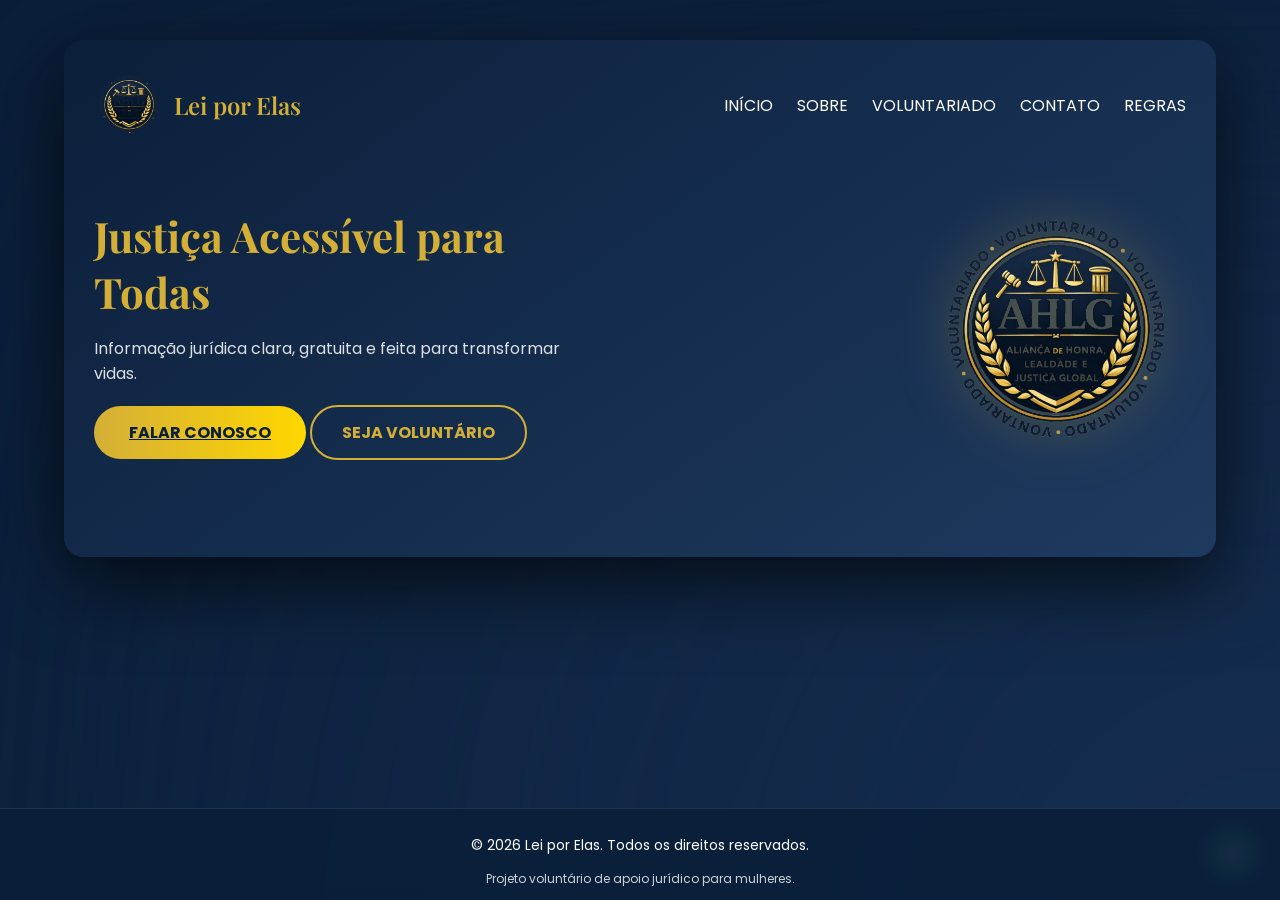
<file: index.html>
<!DOCTYPE html>
<html lang="pt-br">

<head>
<meta charset="UTF-8">
<meta name="viewport" content="width=device-width, initial-scale=1.0">

<title>Lei por Elas</title>

<link href="https://fonts.googleapis.com/css2?family=Playfair+Display:wght@600&family=Poppins:wght@300;400;500&display=swap" rel="stylesheet">
<link rel="stylesheet" href="style.css">
<link rel="icon" type="image/png" sizes="32x32" href="logo.png">
</head>

<body>

<div class="bg"></div>

<div class="container">

<nav class="nav">

  <div class="logo">
    <img src="logo.png" alt="Logo Lei por Elas">
    <span>Lei por Elas</span>
  </div>

  <div class="hamburger" onclick="toggleMenu()">☰</div>

<div class="menu" id="menu">
<a href="index.html">INÍCIO</a>
  <a href="sobre.html">SOBRE</a>
  <a href="voluntarios.html">VOLUNTARIADO</a>
  <a href="contato.html">CONTATO</a>
  <a href="regras.html">REGRAS</a>
</div>

</nav>

<section class="hero">

  <div class="hero-text">
    <h1>Justiça Acessível para Todas</h1>

    <p>
      Informação jurídica clara, gratuita e feita para transformar vidas.
    </p>

    <div class="hero-buttons">
      <a href="contato.html" class="btn">FALAR CONOSCO</a>
      <a href="voluntarios.html" class="btn-outline">SEJA VOLUNTÁRIO</a>
    </div>
  </div>

  <div class="hero-logo">
    <img src="logo.png">
  </div>

</section>
</div>

<a href="https://wa.me/5511972834999" class="whatsapp-float" target="_blank">
<svg xmlns="http://www.w3.org/2000/svg" viewBox="0 0 32 32" fill="white" width="28" height="28">
<path d="M16 3C9.4 3 4 8.4 4 15c0 2.6.8 5 2.2 7L4 29l7.3-2.1c2 .9 4.2 1.4 6.7 1.4 6.6 0 12-5.4 12-12S22.6 3 16 3z"/>
</svg>
</a>

<script src="script.js"></script>

<footer class="footer">
  <p>© 2026 Lei por Elas. Todos os direitos reservados.</p>
  <span>Projeto voluntário de apoio jurídico para mulheres.</span>
</footer>

</body>
</html>
</file>
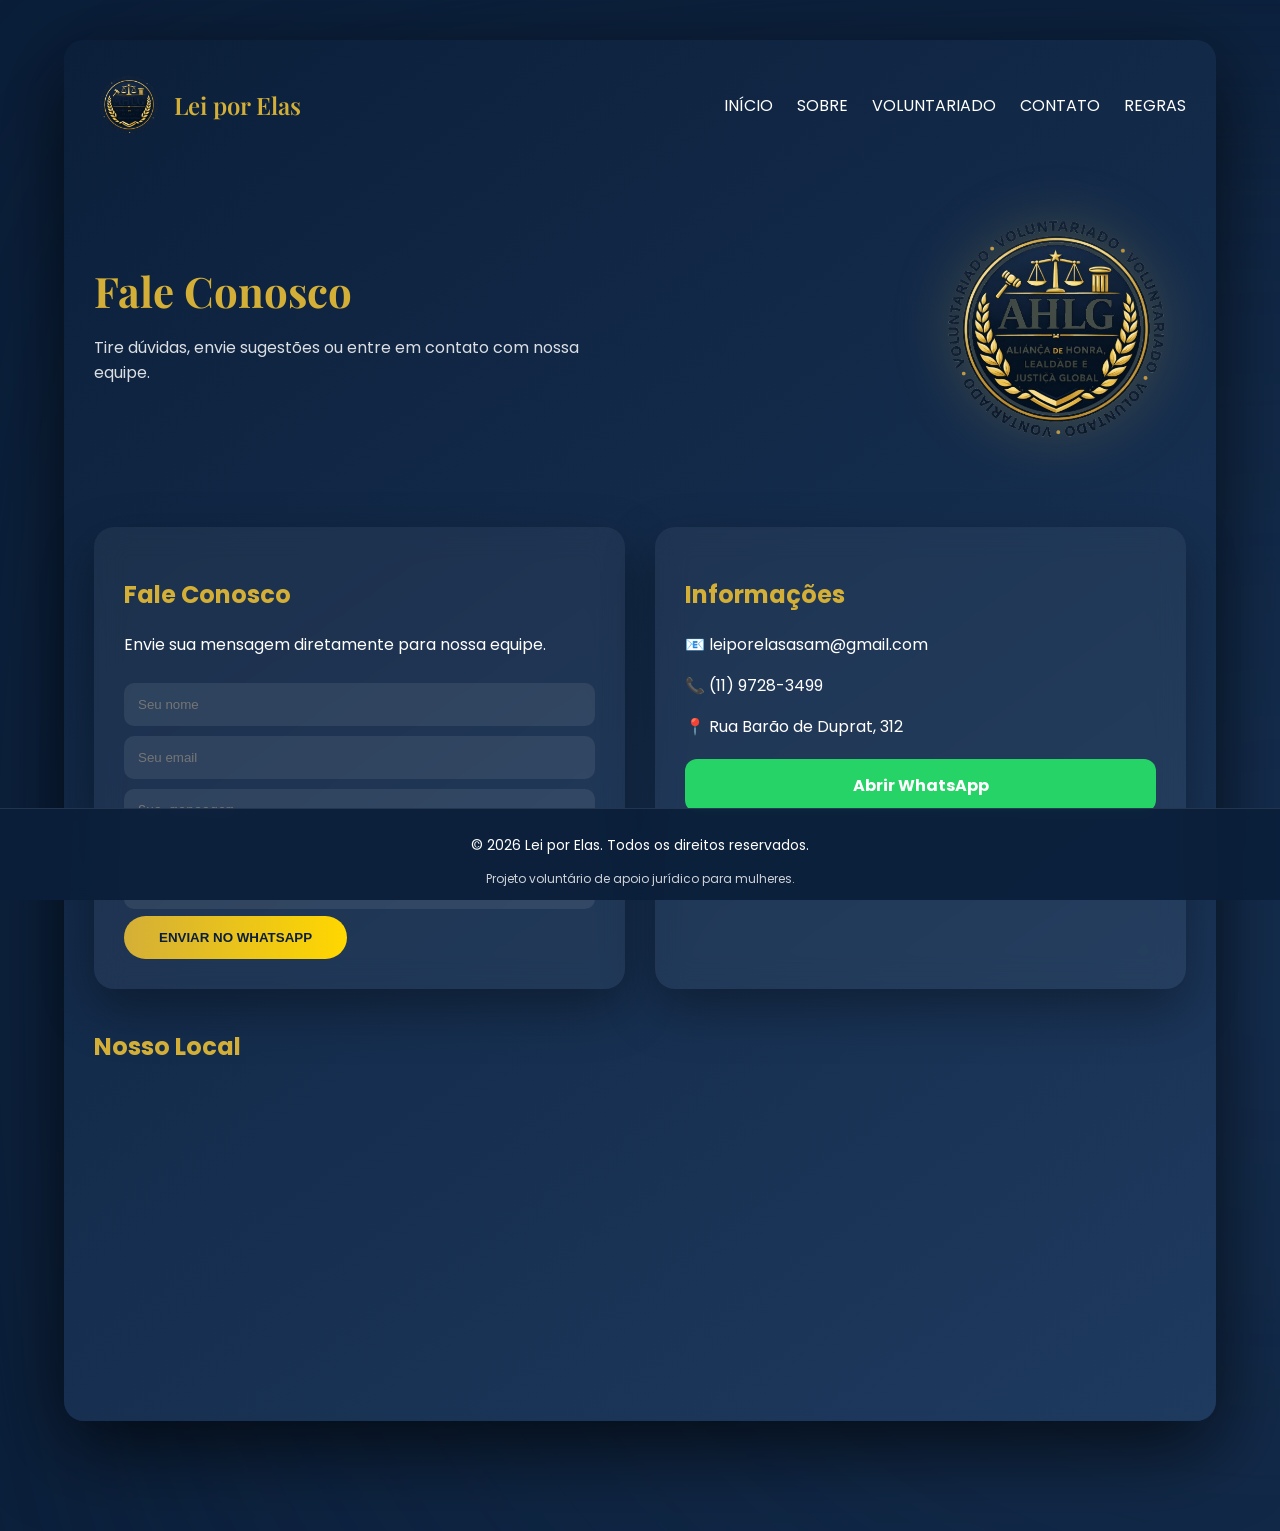
<file: contato.html>
<!DOCTYPE html>
<html lang="pt-br">
<head>
<meta charset="UTF-8">
<title>Contato - Lei por Elas</title>
<meta name="viewport" content="width=device-width, initial-scale=1.0">

<link href="https://fonts.googleapis.com/css2?family=Playfair+Display:wght@600&family=Poppins:wght@300;400;500&display=swap" rel="stylesheet">
<link rel="stylesheet" href="style.css">
<link rel="icon" type="image/png" sizes="32x32" href="logo.png">
</head>

<body>

<div class="bg"></div>

<div class="container">

<!-- NAV -->
<nav class="nav">
  <div class="logo">
    <img src="logo.png">
    <span>Lei por Elas</span>
  </div>

  <div class="menu">
    <a href="index.html">INÍCIO</a>
    <a href="sobre.html">SOBRE</a>
    <a href="voluntarios.html">VOLUNTARIADO</a>
    <a href="contato.html">CONTATO</a>
    <a href="regras.html">REGRAS</a>
  </div>
</nav>

<!-- 🔥 HERO COM LOGO -->
<section class="hero">

  <div class="hero-text">
    <h1>Fale Conosco</h1>
    <p>
      Tire dúvidas, envie sugestões ou entre em contato com nossa equipe.
    </p>
  </div>

  <div class="hero-logo contato-logo">
    <img src="logo.png">
  </div>

</section>

<!-- CONTEÚDO -->
<section class="contato-grid fade-in">

  <!-- FORM -->
  <div class="card glass">

    <h1>Fale Conosco</h1>

    <p>Envie sua mensagem diretamente para nossa equipe.</p>

    <form id="formContato" class="form">

      <input type="text" id="nome" placeholder="Seu nome" required>
      <input type="email" id="email" placeholder="Seu email" required>
      <textarea id="mensagem" placeholder="Sua mensagem..." required></textarea>

      <button type="submit" class="btn">ENVIAR NO WHATSAPP</button>

    </form>

  </div>

  <!-- INFO -->
  <div class="card glass">

    <h2>Informações</h2>

    <p>📧 leiporelasasam@gmail.com</p>
    <p>📞 (11) 9728-3499</p>
    <p>📍 Rua Barão de Duprat, 312</p>

    <a class="whatsapp-btn"
       href="https://wa.me/5511972834999"
       target="_blank">
       Abrir WhatsApp
    </a>

  </div>

</section>

<!-- MAPA -->
<section class="mapa fade-in">

  <h2>Nosso Local</h2>

<iframe
  src="https://www.google.com/maps?q=Rua%20Barão%20de%20Duprat%20312%20São%20Paulo&output=embed"
  width="100%"
  height="300"
  style="border:0; border-radius:15px;"
  loading="lazy">
</iframe>

</section>

</div>

<script>
function revealOnScroll() {
  document.querySelectorAll(".fade-in").forEach(el => {
    const pos = el.getBoundingClientRect().top;

    if (pos < window.innerHeight - 100) {
      el.style.opacity = "1";
      el.style.transform = "translateY(0)";
    }
  });
}

window.addEventListener("scroll", revealOnScroll);
window.addEventListener("load", revealOnScroll);

// WhatsApp automático
document.getElementById("formContato").addEventListener("submit", function(e){
  e.preventDefault();

  let nome = document.getElementById("nome").value;
  let email = document.getElementById("email").value;
  let msg = document.getElementById("mensagem").value;

  let texto =
`Olá! Meu nome é ${nome}
Email: ${email}
Mensagem: ${msg}`;

  let url = "https://wa.me/5511972834999?text=" + encodeURIComponent(texto);

  window.open(url, "_blank");
});
</script>

<footer class="footer">
  <p>© 2026 Lei por Elas. Todos os direitos reservados.</p>
  <span>Projeto voluntário de apoio jurídico para mulheres.</span>
</footer>

</body>
</html>
</file>
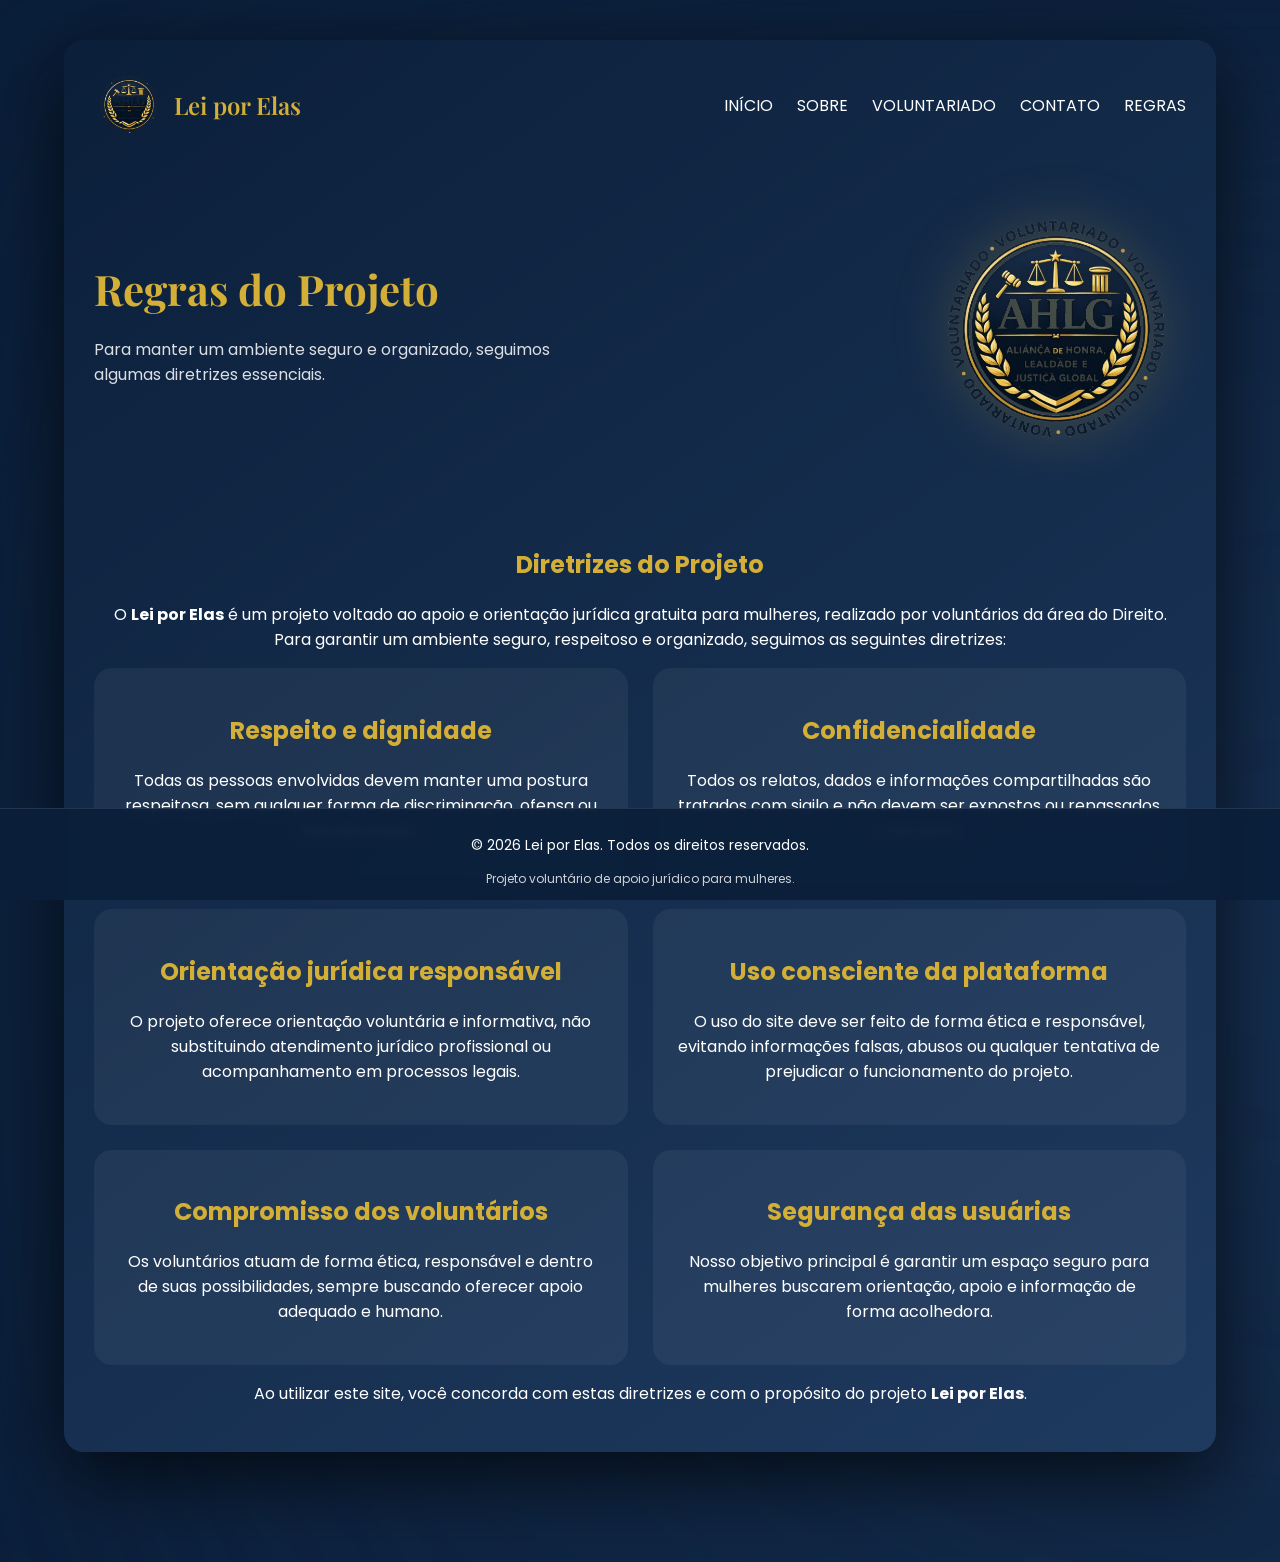
<file: regras.html>
<!DOCTYPE html>
<html lang="pt-br">
<head>
<meta charset="UTF-8">
<title>Regras - Lei por Elas</title>

<link href="https://fonts.googleapis.com/css2?family=Playfair+Display:wght@600&family=Poppins:wght@300;400;500&display=swap" rel="stylesheet">
<link rel="stylesheet" href="style.css">
<link rel="icon" type="image/png" sizes="32x32" href="logo.png">
</head>

<body>

<div class="bg"></div>

<div class="container">

<!-- NAV -->
<nav class="nav">
  <div class="logo">
    <img src="logo.png">
    <span>Lei por Elas</span>
  </div>

  <div class="menu">
    <a href="index.html">INÍCIO</a>
    <a href="sobre.html">SOBRE</a>
    <a href="voluntarios.html">VOLUNTARIADO</a>
    <a href="contato.html">CONTATO</a>
    <a href="regras.html">REGRAS</a>
  </div>
</nav>

<!-- 🔥 HERO COM LOGO -->
<section class="hero">

  <div class="hero-text">
    <h1>Regras do Projeto</h1>
    <p>
      <p>
  Para manter um ambiente seguro e organizado, seguimos algumas diretrizes essenciais.
</p>
    </p>
  </div>

  <div class="hero-logo">
    <img src="logo.png">
  </div>

</section>

<!-- REGRAS -->
<section class="regras">

  <h2>Diretrizes do Projeto</h2>

  <p>
    O <strong>Lei por Elas</strong> é um projeto voltado ao apoio e orientação jurídica gratuita para mulheres, realizado por voluntários da área do Direito.
    Para garantir um ambiente seguro, respeitoso e organizado, seguimos as seguintes diretrizes:
  </p>

  <div class="regras-grid">

    <div class="regra-item">
      <h2>Respeito e dignidade</h2>
      <p>Todas as pessoas envolvidas devem manter uma postura respeitosa, sem qualquer forma de discriminação, ofensa ou desvalorização.</p>
    </div>

    <div class="regra-item">
      <h2>Confidencialidade</h2>
      <p>Todos os relatos, dados e informações compartilhadas são tratados com sigilo e não devem ser expostos ou repassados a terceiros.</p>
    </div>

    <div class="regra-item">
      <h2>Orientação jurídica responsável</h2>
      <p>O projeto oferece orientação voluntária e informativa, não substituindo atendimento jurídico profissional ou acompanhamento em processos legais.</p>
    </div>

    <div class="regra-item">
      <h2>Uso consciente da plataforma</h2>
      <p>O uso do site deve ser feito de forma ética e responsável, evitando informações falsas, abusos ou qualquer tentativa de prejudicar o funcionamento do projeto.</p>
    </div>

    <div class="regra-item">
      <h2>Compromisso dos voluntários</h2>
      <p>Os voluntários atuam de forma ética, responsável e dentro de suas possibilidades, sempre buscando oferecer apoio adequado e humano.</p>
    </div>

    <div class="regra-item">
      <h2>Segurança das usuárias</h2>
      <p>Nosso objetivo principal é garantir um espaço seguro para mulheres buscarem orientação, apoio e informação de forma acolhedora.</p>
    </div>

  </div>

  <p>
    Ao utilizar este site, você concorda com estas diretrizes e com o propósito do projeto <strong>Lei por Elas</strong>.
  </p>

</section>

<footer class="footer">
  <p>© 2026 Lei por Elas. Todos os direitos reservados.</p>
  <span>Projeto voluntário de apoio jurídico para mulheres.</span>
</footer>

</body>
</html>
</file>
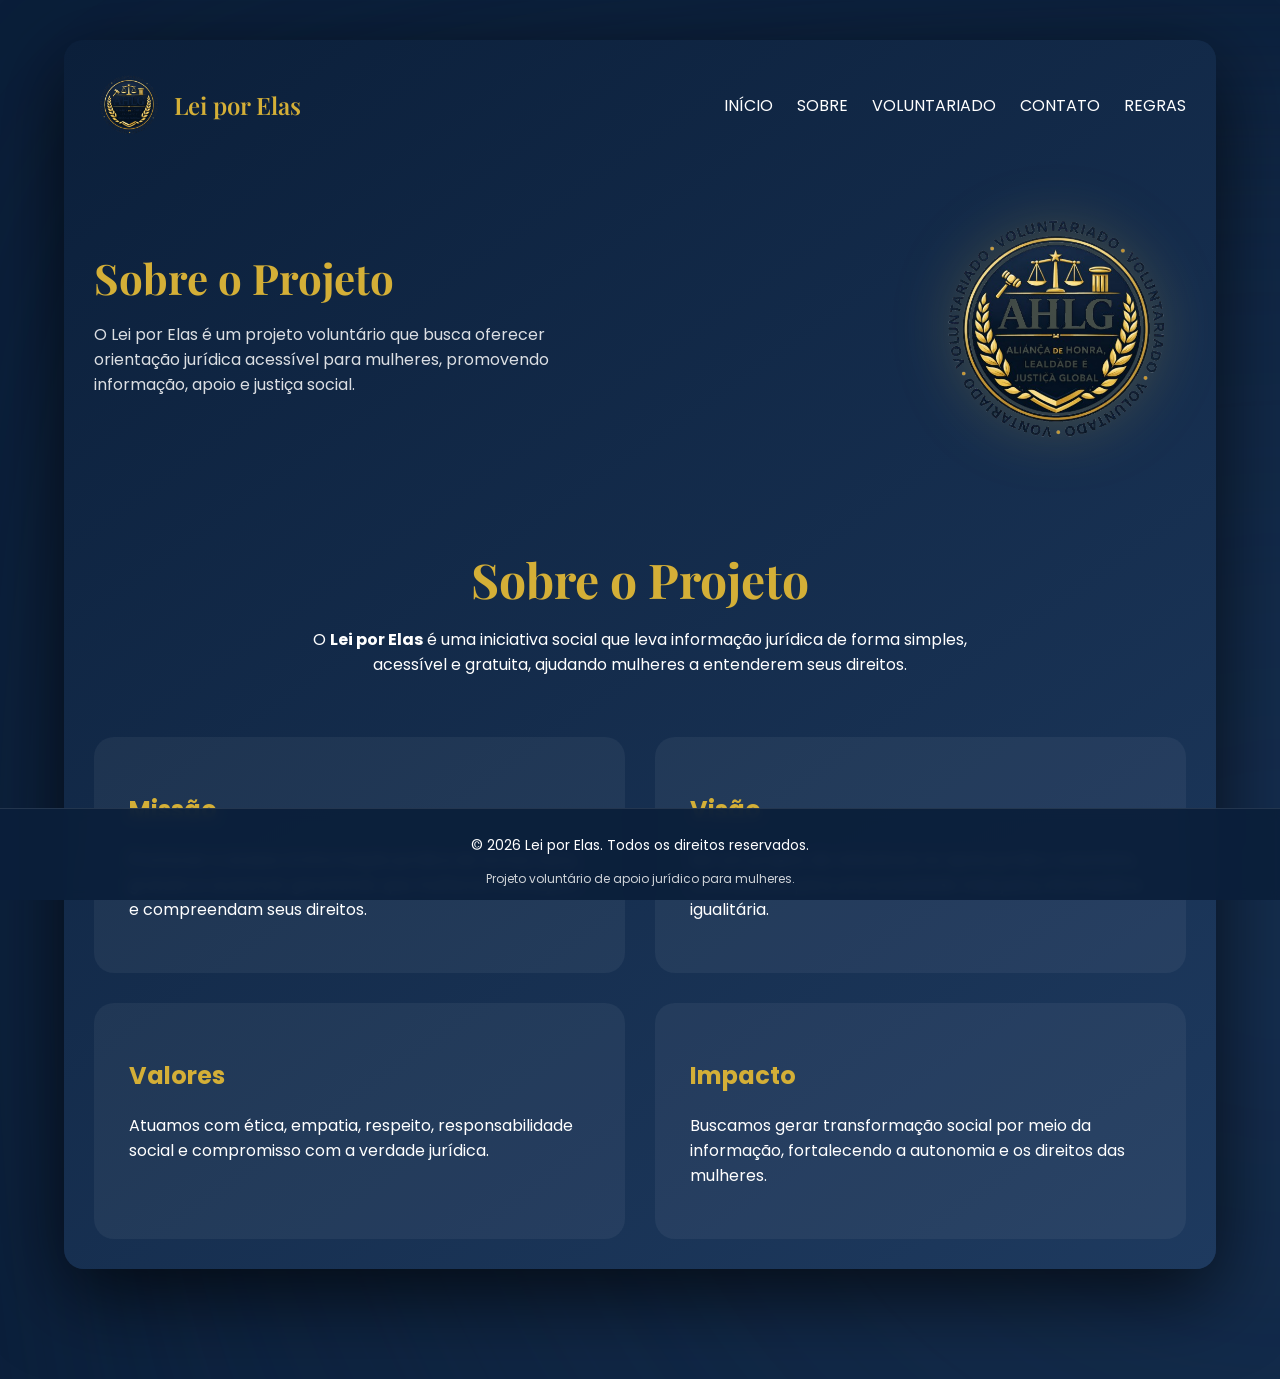
<file: sobre.html>
<!DOCTYPE html>
<html lang="pt-br">
<head>
<meta charset="UTF-8">
<title>Sobre - Lei por Elas</title>

<link href="https://fonts.googleapis.com/css2?family=Playfair+Display:wght@600&family=Poppins:wght@300;400;500&display=swap" rel="stylesheet">
<link rel="stylesheet" href="style.css">
<link rel="icon" type="image/png" sizes="32x32" href="logo.png">
</head>

<body>

<div class="bg"></div>

<div class="container">

<!-- NAV -->
<nav class="nav">
  <div class="logo">
    <img src="logo.png">
    <span>Lei por Elas</span>
  </div>

  <div class="menu">
    <a href="index.html">INÍCIO</a>
    <a href="sobre.html">SOBRE</a>
    <a href="voluntarios.html">VOLUNTARIADO</a>
    <a href="contato.html">CONTATO</a>
    <a href="regras.html">REGRAS</a>
  </div>
</nav>

<!-- HERO SOBRE -->
<section class="hero">

  <div class="hero-text">
    <h1>Sobre o Projeto</h1>
    <p>
      O Lei por Elas é um projeto voluntário que busca oferecer orientação jurídica
      acessível para mulheres, promovendo informação, apoio e justiça social.
    </p>
  </div>

  <div class="hero-logo">
    <img src="logo.png">
  </div>

</section>

</section>

<!-- SOBRE -->
<section class="sobre">

  <div class="sobre-top">
    <h1>Sobre o Projeto</h1>
    <p>
     <p>
  O <strong>Lei por Elas</strong> é uma iniciativa social que leva informação jurídica
  de forma simples, acessível e gratuita, ajudando mulheres a entenderem seus direitos.
</p>
    </p>
  </div>

<div class="sobre-grid">

  <div class="sobre-card">
    <h2>Missão</h2>
    <p>
      Promover o acesso à informação jurídica de forma clara, gratuita e acessível,
      garantindo que mulheres conheçam e compreendam seus direitos.
    </p>
  </div>

  <div class="sobre-card">
    <h2>Visão</h2>
    <p>
      Ser um projeto de referência no apoio jurídico voluntário, contribuindo para uma sociedade
      mais justa, informada e igualitária.
    </p>
  </div>

  <div class="sobre-card">
    <h2>Valores</h2>
    <p>
      Atuamos com ética, empatia, respeito, responsabilidade social e compromisso com a verdade jurídica.
    </p>
  </div>

  <div class="sobre-card">
    <h2>Impacto</h2>
    <p>
      Buscamos gerar transformação social por meio da informação, fortalecendo a autonomia e os direitos das mulheres.
    </p>
  </div>

</div>

</section>

<footer class="footer">
  <p>© 2026 Lei por Elas. Todos os direitos reservados.</p>
  <span>Projeto voluntário de apoio jurídico para mulheres.</span>
</footer>

</body>
</html>
</file>
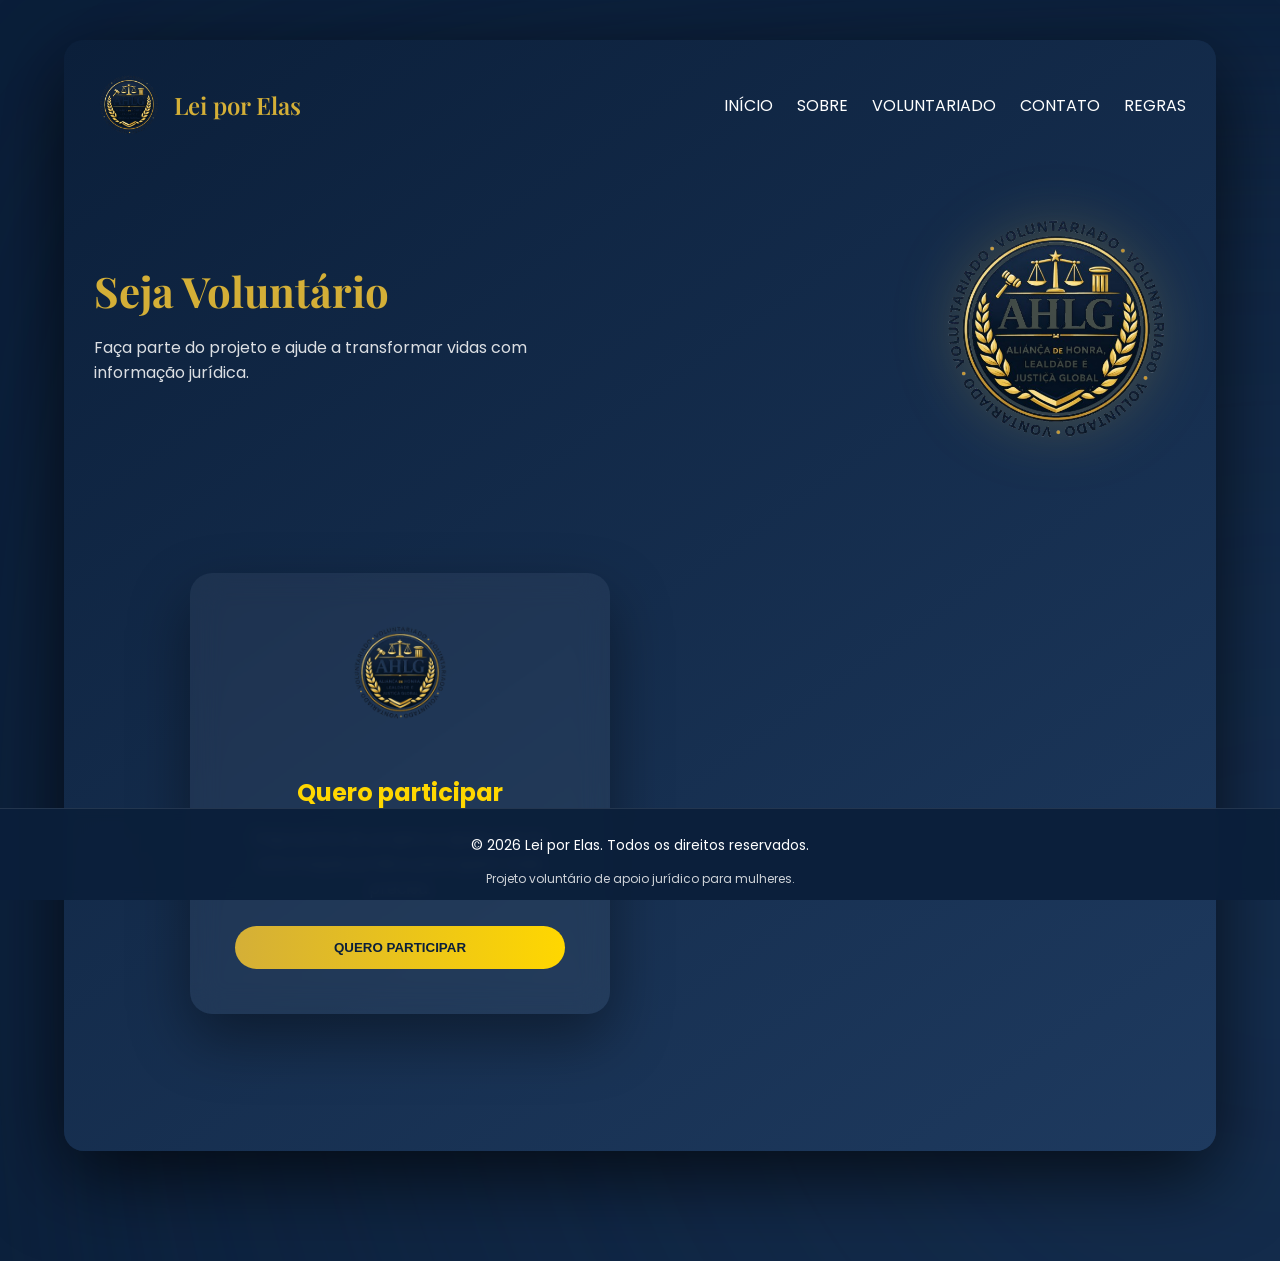
<file: voluntarios.html>
<!DOCTYPE html>
<html lang="pt-br">
<head>
<meta charset="UTF-8">
<title>Voluntariado - Lei por Elas</title>

<link href="https://fonts.googleapis.com/css2?family=Playfair+Display:wght@600&family=Poppins:wght@300;400;500&display=swap" rel="stylesheet">
<link rel="stylesheet" href="style.css">
<link rel="icon" type="image/png" sizes="32x32" href="logo.png">
</head>

<body>

<div class="bg"></div>

<div class="container">

<!-- NAV -->
<nav class="nav">
  <div class="logo">
    <img src="logo.png">
    <span>Lei por Elas</span>
  </div>

  <div class="menu">
    <a href="index.html">INÍCIO</a>
    <a href="sobre.html">SOBRE</a>
    <a href="voluntarios.html">VOLUNTARIADO</a>
    <a href="contato.html">CONTATO</a>
    <a href="regras.html">REGRAS</a>
  </div>
</nav>

<!-- 🔥 HERO COM LOGO -->
<section class="hero">

  <div class="hero-text">
    <h1>Seja Voluntário</h1>
    <p>
      Faça parte do projeto e ajude a transformar vidas com informação jurídica.
    </p>
  </div>

  <div class="hero-logo voluntario-logo">
    <img src="logo.png">
  </div>

</section>

<!-- VOLUNTÁRIOS -->
<section class="vol-box" id="volBox">

<div class="vol-card">
  <img src="logo.png" class="vol-logo">

  <h2>Quero participar</h2>

  <p>
    Faça parte do projeto e ajude a levar informação jurídica para quem mais precisa.
  </p>

  <button class="btn btn-vol" onclick="toggleForm()" type="button">
    QUERO PARTICIPAR
  </button>
</div>

  <!-- FORM -->
  <div class="vol-form" id="formulario">
    <h2>Cadastro</h2>

    <form class="form">
      <input type="text" placeholder="Nome completo" required>
      <input type="email" placeholder="Email" required>
      <input type="tel" placeholder="Telefone" required>
      <textarea placeholder="Por que quer participar?" required></textarea>

      <button type="submit" class="btn">ENVIAR</button>
    </form>
  </div>

</section>

</div>

<script src="script.js"></script>

<footer class="footer">
  <p>© 2026 Lei por Elas. Todos os direitos reservados.</p>
  <span>Projeto voluntário de apoio jurídico para mulheres.</span>
</footer>

</body>
</html>
</file>
<file: style.css>
/* =========================
   RESET / BASE
========================= */

body {
  margin: 0;
  font-family: 'Poppins', sans-serif;
  background: #0B1F3A;
  color: white;
}

* {
  box-sizing: border-box;
  scroll-behavior: smooth;
}

/* FUNDO */
.bg {
  position: fixed;
  width: 200%;
  height: 200%;
  background: radial-gradient(circle, #1E3A5F, transparent),
              radial-gradient(circle, #0B1F3A, transparent);
  filter: blur(120px);
  opacity: 0.6;
  z-index: -1;
  animation: move 20s infinite alternate;
}

@keyframes move {
  0% { transform: translate(0,0); }
  100% { transform: translate(-150px,100px); }
}

/* CONTAINER */
.container {
  width: 90%;
  max-width: 1200px;
  margin: 40px auto;
  padding: 30px;
  background: linear-gradient(145deg,#0B1F3A,#1E3A5F);
  border-radius: 20px;
  box-shadow: 0 25px 80px rgba(0,0,0,.7);
}

/* =========================
   NAV
========================= */

.nav {
  display: flex;
  justify-content: space-between;
  align-items: center;
}

.logo {
  display: flex;
  gap: 10px;
  align-items: center;
}

.logo img {
  width: 70px;
  border-radius: 50%;
}

.logo span {
  font-size: 24px;
  color: #D4AF37;
  font-family: 'Playfair Display', serif;
  font-weight: 600;
}
.menu a {
  margin-left: 20px;
  color: white;
  text-decoration: none;
}

/* =========================
   BOTÕES
========================= */

.btn {
  padding: 14px 35px;
  border-radius: 40px;
  background: linear-gradient(90deg,#D4AF37,#FFD700);
  color: #0B1F3A;
  font-weight: bold;
  border: none;
  cursor: pointer;
  display: inline-block;
  transition: 0.3s;
}

.btn:hover {
  transform: scale(1.05);
}

.btn-outline {
  padding: 14px 30px;
  border-radius: 40px;
  border: 2px solid #D4AF37;
  color: #D4AF37;
  text-decoration: none;
  font-weight: bold;
  transition: 0.3s;
}

.btn-outline:hover {
  background: #D4AF37;
  color: #0B1F3A;
}

/* =========================
   FORM PADRÃO
========================= */

.form input,
.form textarea {
  width: 100%;
  padding: 14px;
  margin-top: 10px;
  border-radius: 10px;
  border: none;
  background: rgba(255,255,255,0.08);
  color: white;
  outline: none;
}

.form textarea {
  height: 120px;
  resize: none;
}

/* =========================
   WHATSAPP
========================= */

.whatsapp-btn {
  display: block;
  margin-top: 20px;
  padding: 14px;
  background: #25d366;
  color: white;
  text-align: center;
  border-radius: 12px;
  text-decoration: none;
  font-weight: bold;
  transition: 0.3s;
}

.whatsapp-btn:hover {
  transform: scale(1.05);
}

.whatsapp-float {
  position: fixed;
  right: 20px;
  bottom: 20px;
  width: 55px;
  height: 55px;
  background: #25d366;
  border-radius: 50%;
  display: flex;
  align-items: center;
  justify-content: center;
}

/* =========================
   HERO (INÍCIO)
========================= */

.hero {
  display: flex;
  justify-content: space-between;
  align-items: center;
  gap: 60px;
  margin-top: 60px;
  flex-wrap: wrap;
}

.hero-text {
  max-width: 500px;
}

.hero-text h1,
.sobre-top h1 {
  font-size: 42px;
  font-family: 'Playfair Display', serif;
  color: #D4AF37;
  margin: 0;
}
.hero-text p {
  opacity: 0.85;
  margin-bottom: 20px;
}

/* LOGO FLUTUANDO */
.hero-logo img {
  width: 260px;
  animation: floatLogo 5s ease-in-out infinite;
  filter: drop-shadow(0 0 30px rgba(212,175,55,0.3));
}

@keyframes floatLogo {
  0% { transform: translateY(0); }
  50% { transform: translateY(-15px); }
  100% { transform: translateY(0); }
}

/* ESCONDE no desktop */
.hamburger {
  display: none;
}

/* MOBILE */
@media (max-width: 768px) {

  .hamburger {
    display: block;
    font-size: 28px;
    cursor: pointer;
  }

  .menu {
    display: none;
    flex-direction: column;
    gap: 15px;
    margin-top: 20px;
  }

  .menu.active {
    display: flex;
  }
}

/* =========================
   CONTATO (NÃO ALTERADO)
========================= */

.contato-grid{
  display: grid;
  grid-template-columns: 1fr 1fr;
  gap: 30px;
  margin-top: 40px;
}

.card{
  padding: 30px;
  border-radius: 20px;
}

.glass{
  background: rgba(255,255,255,0.05);
  backdrop-filter: blur(15px);
  box-shadow: 0 20px 50px rgba(0,0,0,0.35);
}

.mapa{
  margin-top: 40px;
}

/* =========================
   SOBRE
========================= */

.sobre {
  margin-top: 80px;
}

.sobre-top {
  text-align: center;
  max-width: 700px;
  margin: 0 auto 60px;
}

.sobre-top h1 {
  font-size: 48px;
  color: #D4AF37;
}

.sobre-grid {
  display: grid;
  grid-template-columns: 1fr 1fr;
  gap: 30px;
}

.sobre-card {
  padding: 35px;
  border-radius: 20px;
  background: rgba(255,255,255,0.05);
  transition: 0.3s;
}

.sobre-card:hover {
  transform: translateY(-5px);
}

/* IMPACTO */
.impacto {
  margin-top: 60px;
  display: flex;
  justify-content: center;
  gap: 50px;
}

/* =========================
   REGRAS
========================= */

.regras {
  margin-top: 80px;
  text-align: center;
}

.regras-grid {
  display: grid;
  grid-template-columns: 1fr 1fr;
  gap: 25px;
}

.regra-item {
  padding: 25px;
  border-radius: 18px;
  background: rgba(255,255,255,0.05);
  transition: 0.3s;
}

.regra-item:hover {
  transform: translateY(-5px);
}

/* =========================
   VOLUNTÁRIOS
========================= */

/* =========================
   VOLUNTÁRIOS CLEAN PROFISSIONAL
========================= */

.vol-box {
  display: grid;
  grid-template-columns: 1fr 1fr;
  gap: 60px;
  max-width: 900px;
  margin: 80px auto;
  align-items: center;
}

/* CARD */
.vol-card {
  padding: 45px;
  border-radius: 22px;

  background: rgba(255,255,255,0.05);
  backdrop-filter: blur(15px);

  text-align: center;

  box-shadow: 0 25px 60px rgba(0,0,0,0.4);

  transition: 0.4s;
}

.vol-card:hover {
  transform: translateY(-8px) scale(1.02);
}

/* LOGO */
.vol-logo {
  width: 110px;
  margin-bottom: 20px;

  animation: floatLogo 5s ease-in-out infinite;
}

/* TEXTO */
.vol-card h2 {
  color: #FFD700;
  margin-bottom: 10px;
}

.vol-card p {
  opacity: 0.85;
  margin-bottom: 25px;
}

/* BOTÃO */
.btn-vol {
  width: 100%;
}

/* FORM */
.vol-form {
  padding: 40px;
  border-radius: 22px;

  background: rgba(255,255,255,0.05);
  backdrop-filter: blur(15px);

  box-shadow: 0 25px 60px rgba(0,0,0,0.4);

  opacity: 0;
  transform: translateX(60px) scale(0.95);
  pointer-events: none;

  transition: 0.5s ease;
}

/* ATIVO */
.vol-box.active .vol-form {
  opacity: 1;
  transform: translateX(0) scale(1);
  pointer-events: auto;
}

.vol-box.active .vol-card {
  transform: translateX(-10px);
  opacity: 0.9;
}

/* MOBILE */
@media (max-width: 768px) {
  .hamburger {
    display: block;
    font-size: 28px;
    cursor: pointer;
  }

  .menu {
    display: none;
    flex-direction: column;
    gap: 15px;
    margin-top: 20px;
  }

  .menu.active {
    display: flex;
  }
}

@media (max-width: 768px) {
  .hero {
    text-align: center;
    justify-content: center;
  }

  .hero-logo img {
    width: 200px;
  }

  .hero-text h1 {
    font-size: 32px;
  }
}

@media (max-width: 1024px) {
  .hero {
    gap: 30px;
    justify-content: center;
  }

  .container {
    padding: 20px;
  }
}

/* =========================
   LOGO ANIMADA GLOBAL
========================= */

.logo-animada {
  width: 260px;
  animation: floatLogo 5s ease-in-out infinite, glow 3s ease-in-out infinite;
  filter: drop-shadow(0 0 25px rgba(212,175,55,0.3));
  transition: 0.3s;
}

.logo-animada:hover {
  transform: scale(1.05);
}

/* FLUTUAR */
@keyframes floatLogo {
  0% { transform: translateY(0); }
  50% { transform: translateY(-12px); }
  100% { transform: translateY(0); }
}

/* BRILHO */
@keyframes glow {
  0% { filter: drop-shadow(0 0 20px rgba(212,175,55,0.2)); }
  50% { filter: drop-shadow(0 0 40px rgba(212,175,55,0.5)); }
  100% { filter: drop-shadow(0 0 20px rgba(212,175,55,0.2)); }
}

.hero {
  margin-bottom: 60px;
}

section {
  margin-top: 40px;
}

.footer {
  position: fixed;
  bottom: 0;
  left: 0;
  width: 100%;
  background: rgba(11, 31, 58, 0.95);
  color: white;
  text-align: center;
  padding: 12px 10px;
  font-family: 'Poppins', sans-serif;
  font-size: 14px;
  backdrop-filter: blur(6px);
  border-top: 1px solid rgba(255,255,255,0.1);
}

.footer span {
  display: block;
  font-size: 12px;
  opacity: 0.8;
  margin-top: 3px;
}

body {
  padding-bottom: 70px;
}

h1, h2 {
  color: #D4AF37;
}
</file>
